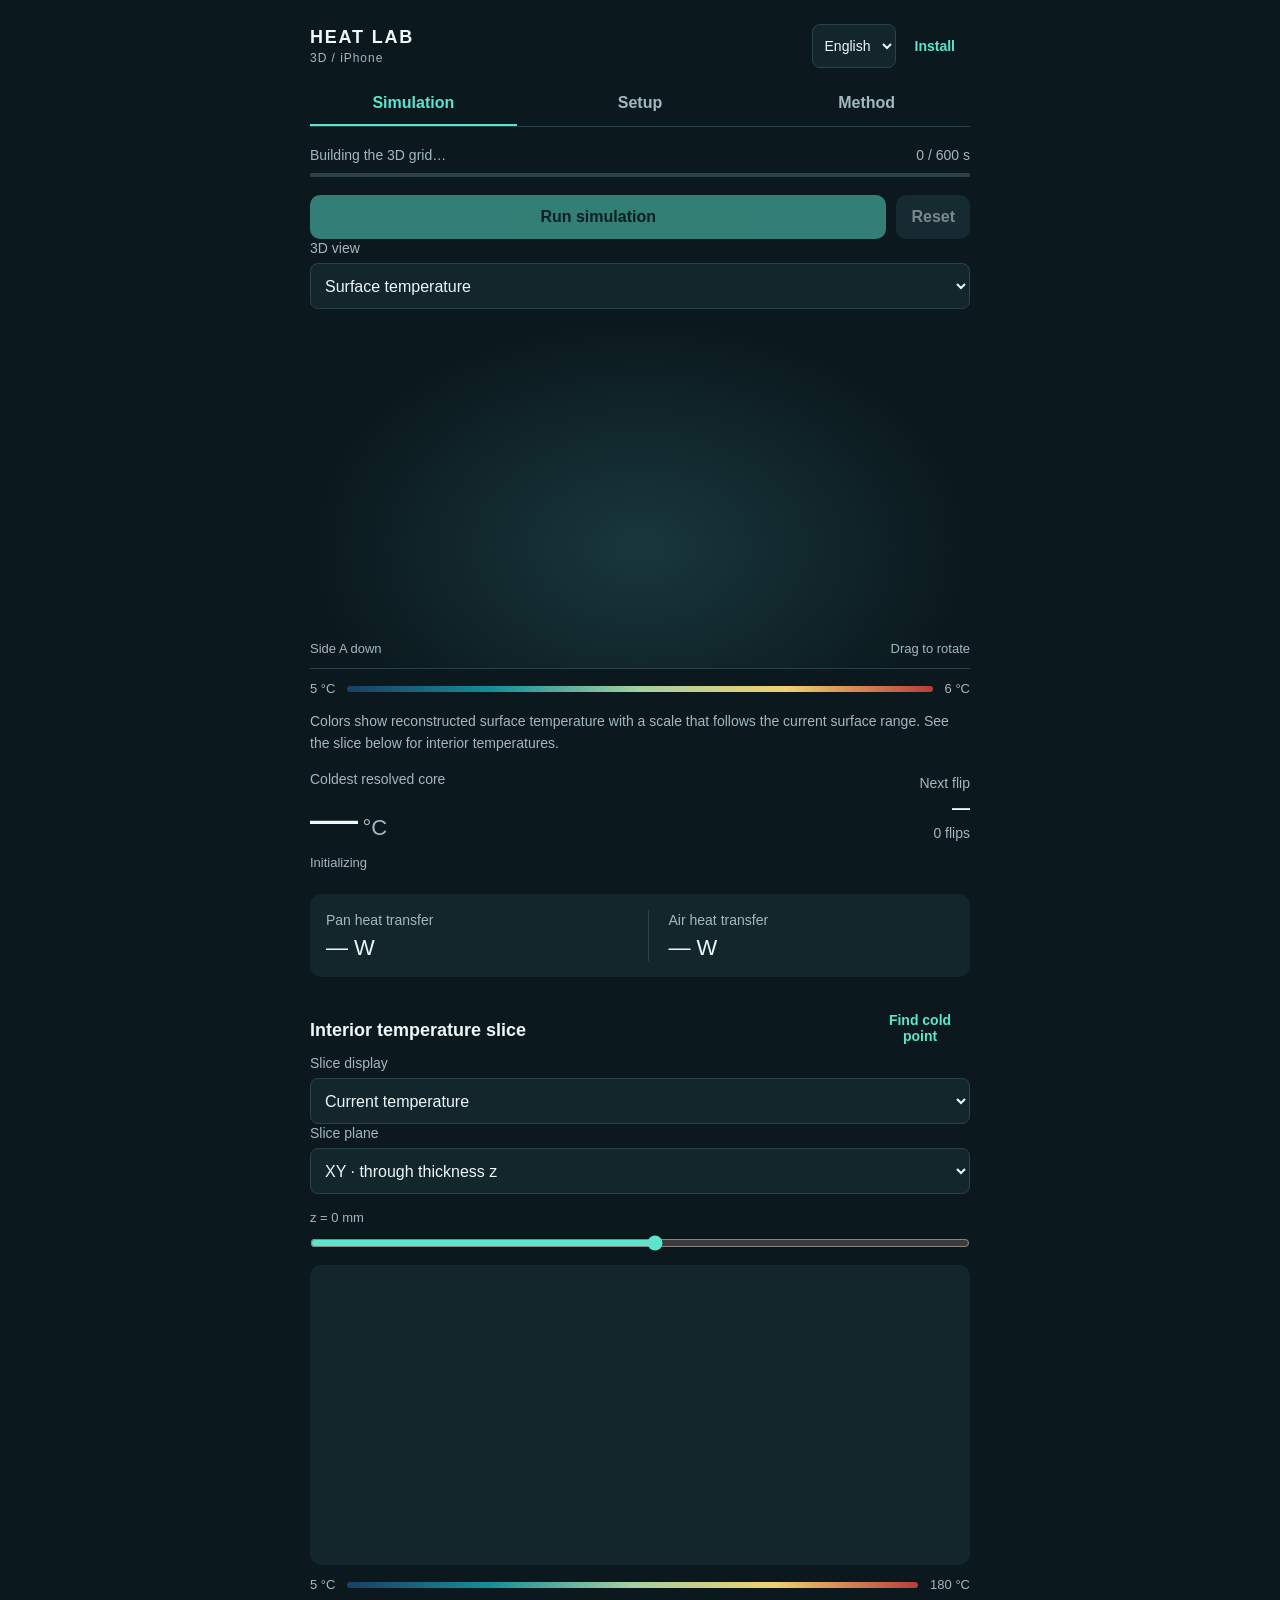
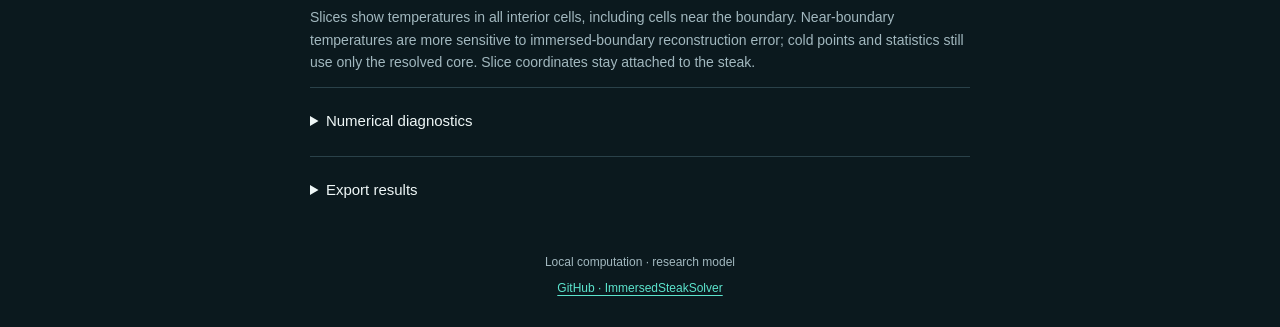
<file: heat-lab/index.html>
<!doctype html><html lang="zh-CN"><head><meta charset="utf-8"><meta name="viewport" content="width=device-width,initial-scale=1,viewport-fit=cover"><meta name="theme-color" content="#0b191e"><meta name="apple-mobile-web-app-capable" content="yes"><meta name="apple-mobile-web-app-status-bar-style" content="black-translucent"><meta name="apple-mobile-web-app-title" content="Heat Lab"><meta name="description" content="3D 牛排瞬态传热模拟：锅面接触、空气对流与定时翻面。"><title>Heat Lab · 3D 牛排</title><link rel="manifest" href="./manifest.webmanifest"><link rel="apple-touch-icon" href="./icon-192.png"><link rel="icon" type="image/svg+xml" href="data:image/svg+xml,%3Csvg xmlns='http://www.w3.org/2000/svg' viewBox='0 0 64 64'%3E%3Crect width='64' height='64' rx='15' fill='%230b191e'/%3E%3Cpath d='M20 18v28m24-28v28M20 32h24' fill='none' stroke='%235ce4cd' stroke-width='6'/%3E%3C/svg%3E"><link rel="stylesheet" href="./style.css"><script src="./i18n.js" defer></script><script src="./solver.js" defer></script><script src="./export.js" defer></script><script src="./doneness.js" defer></script><script src="./app.js" defer></script></head><body>
<header><div><span class="brand">HEAT LAB</span><span class="version">3D / iPhone</span></div><div class="header-actions"><select id="language" aria-label="Language / 语言" data-no-translate><option value="en">English</option><option value="zh">中文</option></select><button id="install" class="quiet">安装</button></div></header>
<main><nav aria-label="功能"><button class="active" data-tab="explore">模拟</button><button data-tab="setup">设置</button><button data-tab="method">方法</button></nav>
<div id="error" role="alert" hidden></div>
<section id="explore" class="page"><div class="status-line"><span id="status" role="status">准备就绪</span><span id="clock">0 / 600 s</span></div><progress id="progress" value="0" max="600" aria-label="模拟进度"></progress>
<div class="actions"><button id="run" class="primary">开始模拟</button><button id="reset" class="secondary">重置</button></div>
<label class="select-label">三维显示<select id="surfaceView"><option value="temperature">表面温度</option><option value="boundary">边界条件</option></select></label><div class="model-panel"><canvas id="shape" aria-label="可拖动旋转的三维牛排网格"></canvas><div class="model-caption"><span id="orientation">A 面朝下</span><span>拖动旋转</span></div></div>
<div id="surfaceScale" class="scale"><span id="surfaceLow">5 °C</span><div></div><span id="surfaceHigh">6 °C</span></div><p id="surfaceNote" class="muted">颜色显示重构表面温度，色标随当前表面范围变化；内部温度见下方切片。</p><div id="boundaryLegend" class="legend" hidden><span><i class="teal"></i>暴露表面</span><span><i class="amber"></i>锅面接触</span><span>＋ 冷点</span></div>
<div class="readout"><div><span class="label">最低内部温度</span><div><strong id="minimum">5.00</strong><span class="unit"> °C</span></div></div><div class="readout-right"><span class="label">下次翻面</span><b id="nextFlip">300 s</b><span class="label" id="flipCount">已翻面 0 次</span></div></div>
<p class="muted" id="coldPosition">初始内部温度均匀</p>
<div class="powers"><div><span class="label">锅面传热</span><b id="panPower">— W</b></div><div><span class="label">空气换热</span><b id="airPower">— W</b></div></div>
<div class="section-title"><h2>内部温度切片</h2><button id="coldSlice" class="quiet">定位冷点</button></div>
<label class="select-label">切片显示<select id="sliceView"><option value="temperature">当前温度</option><option value="doneness">熟度（历史最高温度）</option></select></label>
<label class="select-label">切片方向<select id="plane"><option value="0">XY · 沿厚度 z</option><option value="1">XZ · 沿宽度 y</option><option value="2">YZ · 沿长度 x</option></select></label>
<label class="slice-label" for="slice" id="sliceLabel">z = 0 mm</label><input id="slice" type="range" min="0" max="21" value="11"><canvas id="heatmap" aria-label="三维温度场切片"></canvas><div id="temperatureScale" class="scale"><span id="low">5 °C</span><div></div><span id="high">180 °C</span></div>
<div id="donenessLegend" class="doneness-legend" hidden><div><i style="background:#526c91"></i><span>未达一分熟</span><small>&lt; 52°C</small></div><div><i style="background:#ad2446"></i><span>一分熟</span><small>52–&lt;57°C</small></div><div><i style="background:#df5870"></i><span>三分熟</span><small>57–&lt;63°C</small></div><div><i style="background:#f29482"></i><span>五分熟</span><small>63–&lt;66°C</small></div><div><i style="background:#cda27e"></i><span>七分熟</span><small>66–&lt;71°C</small></div><div><i style="background:#866349"></i><span>全熟</span><small>≥ 71°C</small></div></div><p id="donenessNote" class="muted" hidden><span>每个单元使用本次模拟每个时间步的历史最高温度，冷却和翻面不会降低熟度；重置会清除历史。以公开目标温度作为分类下限，并非熟度反应动力学或食品安全判断。</span> <a href="https://www.certifiedangusbeef.com/en/degree-of-doneness" target="_blank" rel="noopener noreferrer">温度参考：Certified Angus Beef</a></p>
<p class="muted">切片显示所有内部网格单元的温度，包括靠近边界的单元。边界附近温度受浸没边界重构误差影响较大；冷点和统计仍仅取可解析内部。切片坐标随牛排移动。</p>
<details><summary>数值诊断</summary><div id="diagnostics"></div><dl class="constraint-diagnostics"><dt>边界约束残差</dt><dd id="constraintResidual">—</dd><dt>表面求解迭代次数</dt><dd id="constraintIterations">—</dd><dt>辅助外域界面交换</dt><dd id="auxiliaryPower">—</dd></dl><p class="muted">辅助外域界面与外边界的热量交换均属于数值计算域，不是实际散热。小约束残差不代表温度已收敛；请比较不同网格分辨率。</p></details>
<details><summary>导出结果</summary><div class="export-grid"><button data-export="core">内部 CSV</button><button data-export="history">温度历史</button><button data-export="boundary">边界 CSV</button><button data-export="mesh">网格 STL</button></div><p class="muted">导出当前显示的时刻。iPhone 可选择“存储到文件”。</p></details></section>
<section id="setup" class="page" hidden><h1>设置模拟</h1><p class="muted">应用后将清除上一次结果。</p><div class="presets"><button id="steakPreset">圆润牛排</button><button id="ovenPreset">仅烤箱</button></div><form id="configForm"><div id="fields"></div><button type="submit" class="primary apply">应用并重新开始</button></form></section>
<section id="method" class="page" hidden><h1>三维浸没层方法</h1><p>闭合曲面网格描述牛排，独立的三维笛卡尔网格计算内部瞬态导热。形状是可调的圆润近似，并非实物扫描。</p><h2>锅面、对流与翻面</h2><p>表面向内热流：</p><pre>q = w h锅 (T锅 − T表面)
  + (1 − w) h空气 (T空气 − T表面)</pre><p>锅面接触由朝外单位法向与竖直向下方向的夹角决定：夹角不超过 15° 时使用锅面 Robin 边界条件（w = 1），其余表面使用空气对流（w = 0）。此规则也包含符合角度条件的圆润边缘，不要求网格面完全平坦。锅面换热系数设为 0 时，整个表面使用空气对流。翻面后按旋转后的法向重新选择接触面。不使用接触带深度。</p><h2>计算实现</h2><p>采用 JuliaIBPM 浸没层框架的约束方程，在每个时间步求解未知表面温度跳跃，使修正法向梯度与热流条件一致。物理内侧使用锅面或空气 Robin 条件；辅助外侧使用齐次 Robin 条件维持初始参考温度。表面温度由两侧迹重构，不再使用旧的掩膜归一化表面闭合。</p><pre>uₜ = α D(G u + N S) + R(fᵢ + fₑ)
2α Nᵀ(G u + N S) = fᵢ − fₑ
τᵢ = E u + S/2; τₑ = E u − S/2</pre><p><a href="https://github.com/liyuxuan48/ImmersedSteakSolver/blob/main/docs/CONSTRAINED_METHOD.md" target="_blank" rel="noopener noreferrer">方程、离散与验证</a></p><h2>如何解读</h2><p>显式时间步在翻面时刻截断，每个状态均求解表面约束。球体解析解的误差随网格加密减小，但粗网格高换热率误差仍较大。辅助外侧条件用于控制离散振荡；这是独立三维 Robin 扩展，不是直接运行 Julia 包，也未建立与 Julia 的数值一致性。</p><p>不模拟蒸发、辐射、结壳、流体运动或接触形变，也不作食品安全判断。材料与换热默认值仅供演示。</p><h2>保留与导出</h2><p>设置保存在当前设备。切到后台会暂停；刷新或关闭后不恢复计算结果。温度和坐标导出为 CSV，网格为毫米单位的 STL。</p><button id="installMethod" class="secondary">添加到 iPhone 主屏幕</button></section>
<footer><span>本地计算 · 研究模型</span><br><a href="https://github.com/liyuxuan48/ImmersedSteakSolver" target="_blank" rel="noopener noreferrer">GitHub · ImmersedSteakSolver</a></footer></main>
<dialog id="installDialog"><h2>安装到 iPhone</h2><ol><li>在 Safari 中打开本页面。</li><li>点“分享”，选择“添加到主屏幕”。</li><li>如有“作为网页 App 打开”，保持开启，然后点“添加”。</li></ol><p>这是主屏幕网页 App，无需安装 IPA。首次打开需联网；离线可用性取决于页面缓存及 iOS 存储策略。</p><button id="closeInstall" class="primary">知道了</button></dialog>
</body></html>
</file>
<file: heat-lab/style.css>
:root{color-scheme:dark;--bg:#0b191e;--panel:#13262c;--ink:#eff7f7;--muted:#a2b8bf;--accent:#5ce4cd;--line:#2a4149;--amber:#f4b44f;font-family:-apple-system,BlinkMacSystemFont,"Segoe UI",sans-serif;font-size:16px}*{box-sizing:border-box}body{margin:0;background:var(--bg);color:var(--ink);padding:env(safe-area-inset-top) 0 env(safe-area-inset-bottom)}button,input,select{font:inherit}button{cursor:pointer;min-height:44px;border:0;border-radius:10px;padding:10px 15px;color:var(--ink);background:#233b43;font-weight:600}button:disabled{opacity:.5;cursor:wait}button:focus-visible,input:focus-visible,select:focus-visible,summary:focus-visible{outline:2px solid var(--accent);outline-offset:3px}header{max-width:720px;margin:auto;padding:18px 22px 12px;display:flex;align-items:center;justify-content:space-between}.brand{font-size:18px;font-weight:800;letter-spacing:.1em}.version{display:block;color:var(--muted);font-size:12px;margin-top:3px;letter-spacing:.08em}main{max-width:720px;margin:auto;padding:0 22px}nav{display:flex;border-bottom:1px solid var(--line);margin-bottom:20px;gap:20px}nav button{background:none;border-radius:0;flex:1;padding:12px 0;color:var(--muted);border-bottom:2px solid transparent}nav button.active{color:var(--accent);border-color:var(--accent)}[hidden]{display:none!important}.quiet{color:var(--accent);background:transparent;font-size:14px}.status-line{display:flex;justify-content:space-between;font-size:14px;color:var(--muted);gap:10px}#clock{font-variant-numeric:tabular-nums;white-space:nowrap}progress{display:block;width:100%;height:4px;margin:10px 0 18px;appearance:none;border:none;border-radius:3px;background:var(--line)}progress::-webkit-progress-bar{background:var(--line);border-radius:3px}progress::-webkit-progress-value{background:var(--accent);border-radius:3px}progress::-moz-progress-bar{background:var(--accent)}.actions{display:flex;gap:10px}.primary{background:var(--accent);color:#08231e}.actions .primary{flex:1}.secondary{background:#223c44}.model-panel{position:relative;margin-top:12px;background:radial-gradient(ellipse at 50% 65%,#18373c 0%,var(--bg) 70%);border-bottom:1px solid var(--line)}#shape{display:block;width:100%;height:230px;touch-action:none}.model-caption{display:flex;justify-content:space-between;color:var(--muted);font-size:13px;padding:0 0 12px}.legend{display:flex;gap:16px;flex-wrap:wrap;font-size:12px;color:var(--muted);margin:12px 0 22px}.legend i{display:inline-block;width:8px;height:8px;border-radius:50%;margin-right:6px}.teal{background:var(--accent)}.amber{background:var(--amber)}.readout{display:flex;justify-content:space-between;gap:16px;align-items:center}.label{display:block;color:var(--muted);font-size:14px;line-height:1.5}#minimum{font-size:52px;line-height:1.2;font-weight:500;letter-spacing:-.035em;font-variant-numeric:tabular-nums}.unit{color:var(--muted);font-size:22px}.readout-right{text-align:right}.readout-right b{display:block;font-size:18px;margin:4px 0}.muted{font-size:14px;color:var(--muted);line-height:1.6}#coldPosition{margin:6px 0 20px;font-size:13px}.powers{display:grid;grid-template-columns:1fr 1fr;background:var(--panel);border-radius:12px;padding:16px;gap:15px}.powers b{font-size:22px;display:block;margin-top:4px;font-weight:500}.powers>div+div{border-left:1px solid var(--line);padding-left:20px}.section-title{display:flex;justify-content:space-between;align-items:center;margin-top:25px;gap:10px}h1{font-size:26px;margin:8px 0 12px}h2{font-size:18px;font-weight:600;margin:18px 0 12px}p{line-height:1.75}select,input:not([type=range]){background:var(--panel);color:var(--ink);border:1px solid var(--line);border-radius:8px;min-height:46px;padding:10px;width:100%;font-size:16px;min-width:0}select{margin-top:6px}.select-label{font-size:14px;color:var(--muted)}.slice-label{display:block;font-size:13px;color:var(--muted);margin-top:16px}input[type=range]{width:100%;accent-color:var(--accent);height:36px;margin:0}#heatmap{display:block;width:100%;height:225px;background:var(--panel);border-radius:12px}.scale{display:flex;align-items:center;gap:12px;margin-top:12px;font-size:13px;color:var(--muted)}.scale div{flex:1;height:6px;border-radius:5px;background:linear-gradient(90deg,#193e68,#148f9a,#a5d0a0,#f1cf70,#b83d38)}details{border-top:1px solid var(--line);padding:12px 0}summary{cursor:pointer;min-height:44px;padding:12px 0;font-size:15px}#diagnostics{font-size:14px;line-height:1.9;white-space:pre-line;color:var(--muted)}.export-grid,.presets{display:grid;grid-template-columns:1fr 1fr;gap:10px}.presets{margin:22px 0}.field{display:grid;grid-template-columns:minmax(0,1.25fr) minmax(0,1fr);gap:14px;align-items:center;margin:14px 0}.field label{font-size:15px;line-height:1.5}.field small{display:block;color:var(--muted);font-size:12px}.field.full{grid-template-columns:1fr;gap:6px}.apply{width:100%;margin:20px 0;position:sticky;bottom:calc(12px + env(safe-area-inset-bottom));box-shadow:0 0 0 8px var(--bg)}fieldset{border:0;padding:0;margin:26px 0}legend{font-weight:600;font-size:18px;border-bottom:1px solid var(--line);padding-bottom:12px;width:100%}pre{font:14px/1.9 ui-monospace,monospace;white-space:pre-wrap;overflow-wrap:anywhere;background:var(--panel);padding:16px;border-radius:10px}footer{text-align:center;font-size:12px;color:var(--muted);padding:30px 0 20px}dialog{max-width:calc(100% - 32px);width:430px;color:var(--ink);background:var(--panel);border:1px solid var(--line);border-radius:18px;padding:24px}dialog::backdrop{background:#0009}dialog li{margin:14px 0;line-height:1.6}dialog p{font-size:14px;color:var(--muted)}dialog button{width:100%}#error{border:1px solid #bc7167;background:#432b2a;color:#ffe2d9;padding:14px;border-radius:10px;line-height:1.6;margin:12px 0}#method p{font-size:16px}@media(min-width:600px){#shape{height:320px}#heatmap{height:300px}main{padding:0 30px}header{padding:24px 30px 14px}}@media(prefers-reduced-motion:no-preference){button{transition:background .15s}button:hover{filter:brightness(1.1)}}

.header-actions{display:flex;align-items:center;gap:4px}#language{width:auto;margin:0;font-size:14px;min-height:44px;padding:8px;border:1px solid var(--line)}html[lang=en] .legend{gap:12px}html[lang=en] #minimum{font-size:48px}html[lang=en] .section-title{align-items:flex-start}html[lang=en] .section-title h2{flex:1}html[lang=en] .section-title button{flex:0 0 100px}

[hidden]{display:none!important}

footer a{display:inline-block;color:var(--accent,#5ce4cd);padding:12px 0;text-underline-offset:3px}

.doneness-legend{display:grid;grid-template-columns:repeat(2,minmax(0,1fr));gap:10px;margin:16px 0;font-size:14px}.doneness-legend>div{display:grid;grid-template-columns:16px 1fr;column-gap:8px}.doneness-legend i{width:16px;height:16px;border-radius:3px}.doneness-legend small{grid-column:2;color:var(--muted,#a2b8bf)}#donenessNote a{color:#5ce4cd}

.constraint-diagnostics{display:grid;grid-template-columns:1fr auto;gap:8px;font-size:13px}.constraint-diagnostics dd{margin:0}#method a{color:#5ce4cd}
</file>
